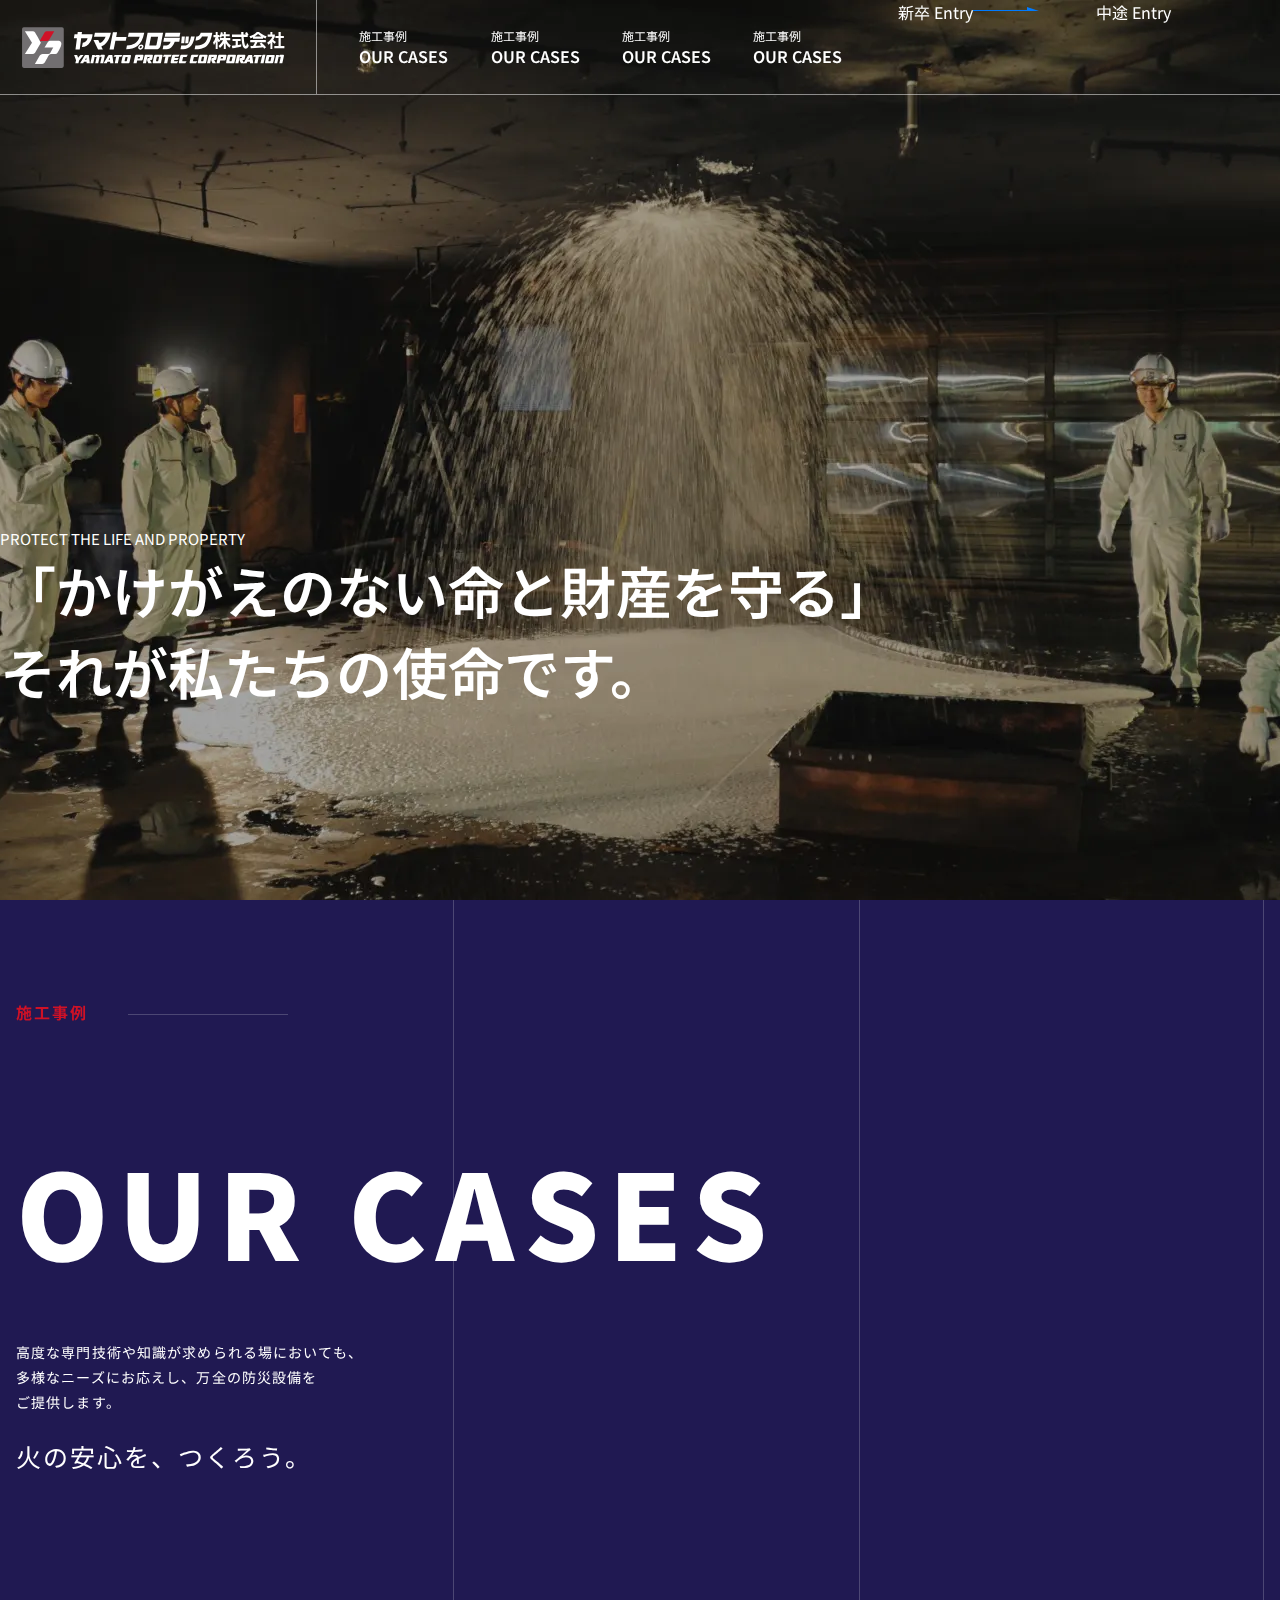
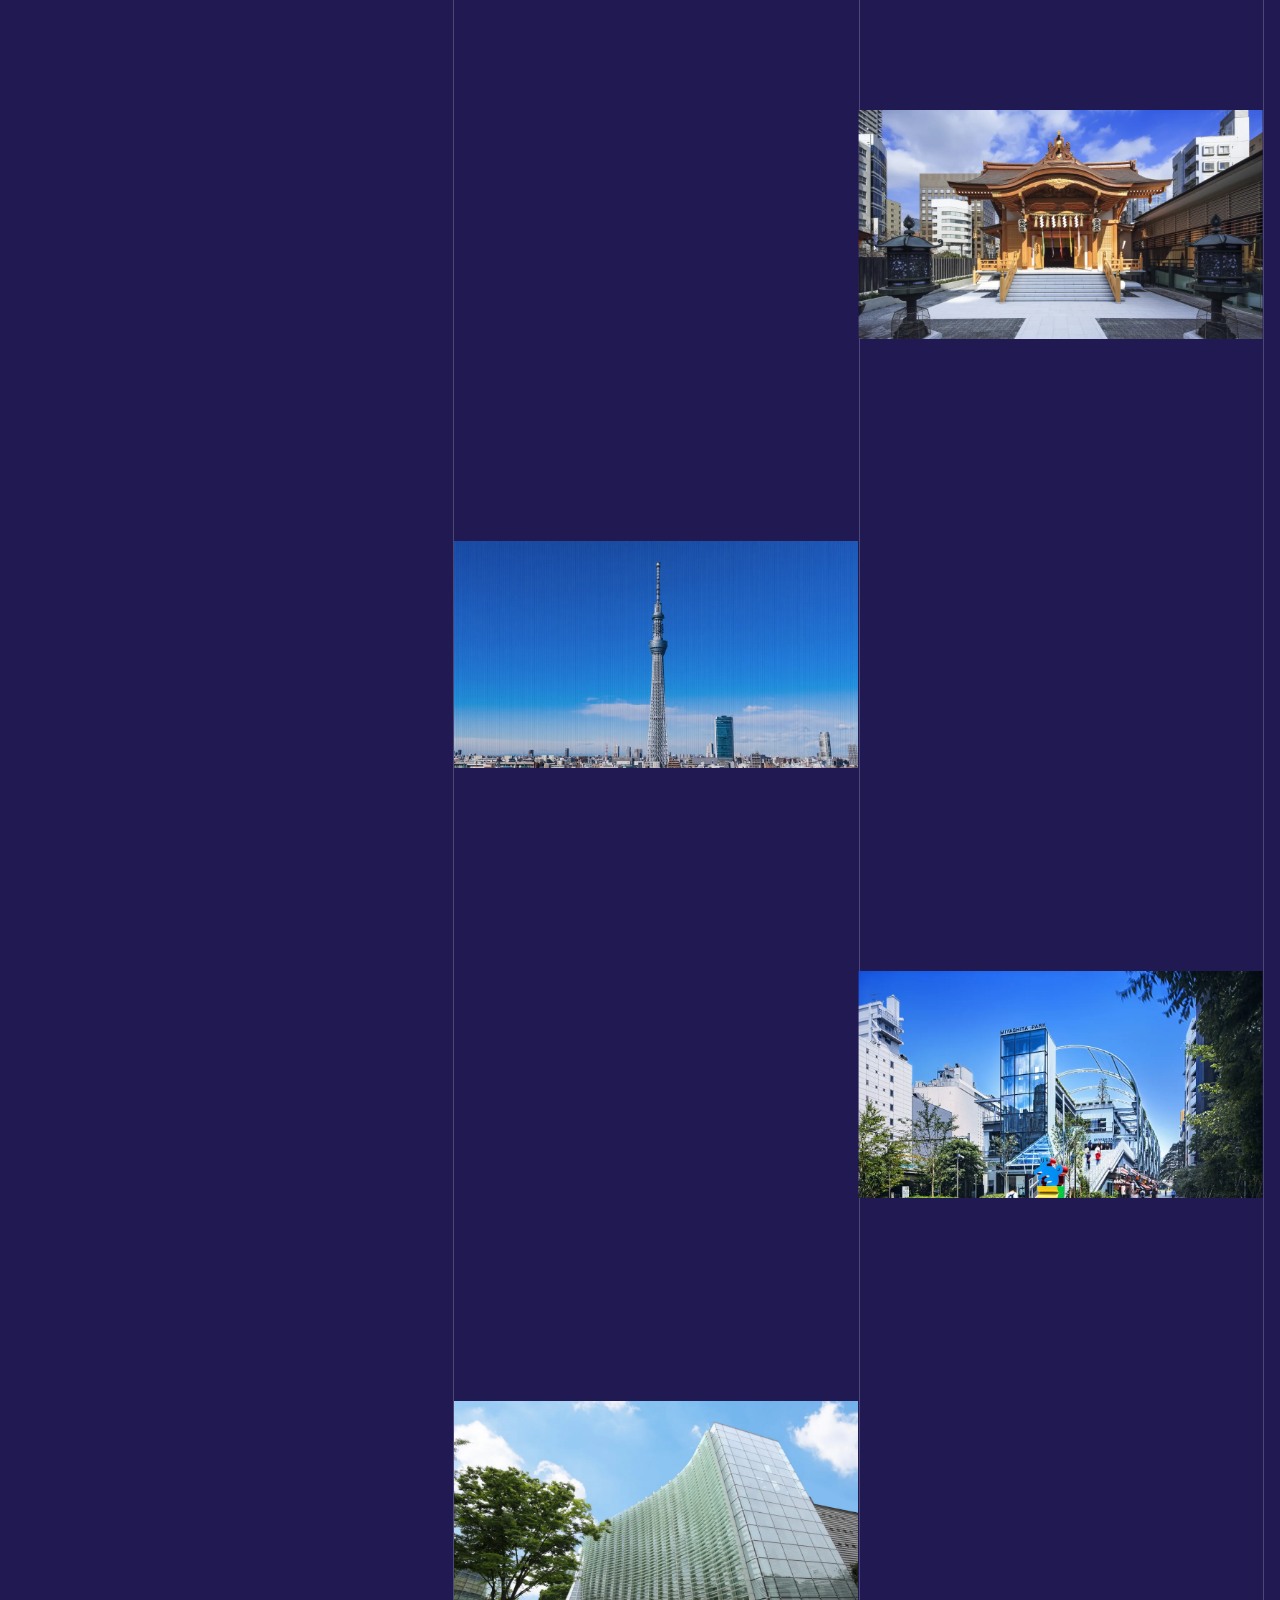
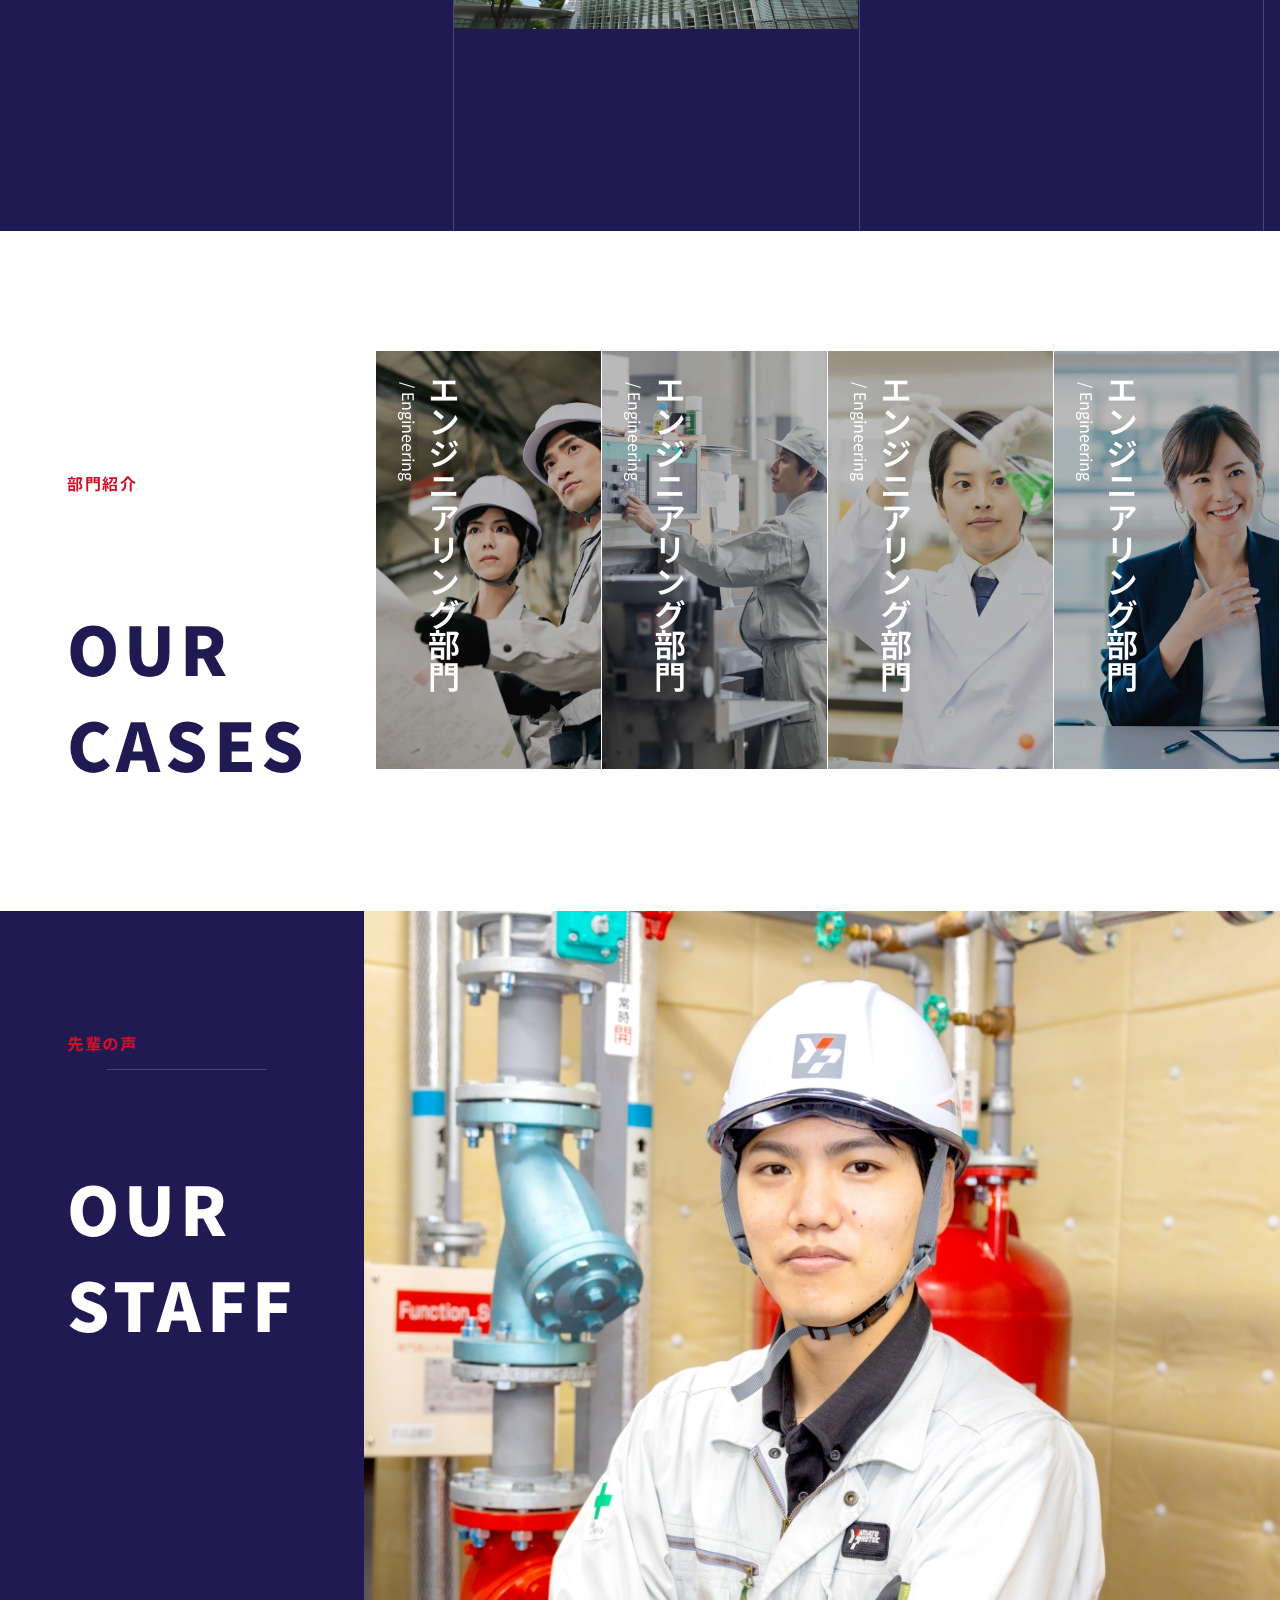
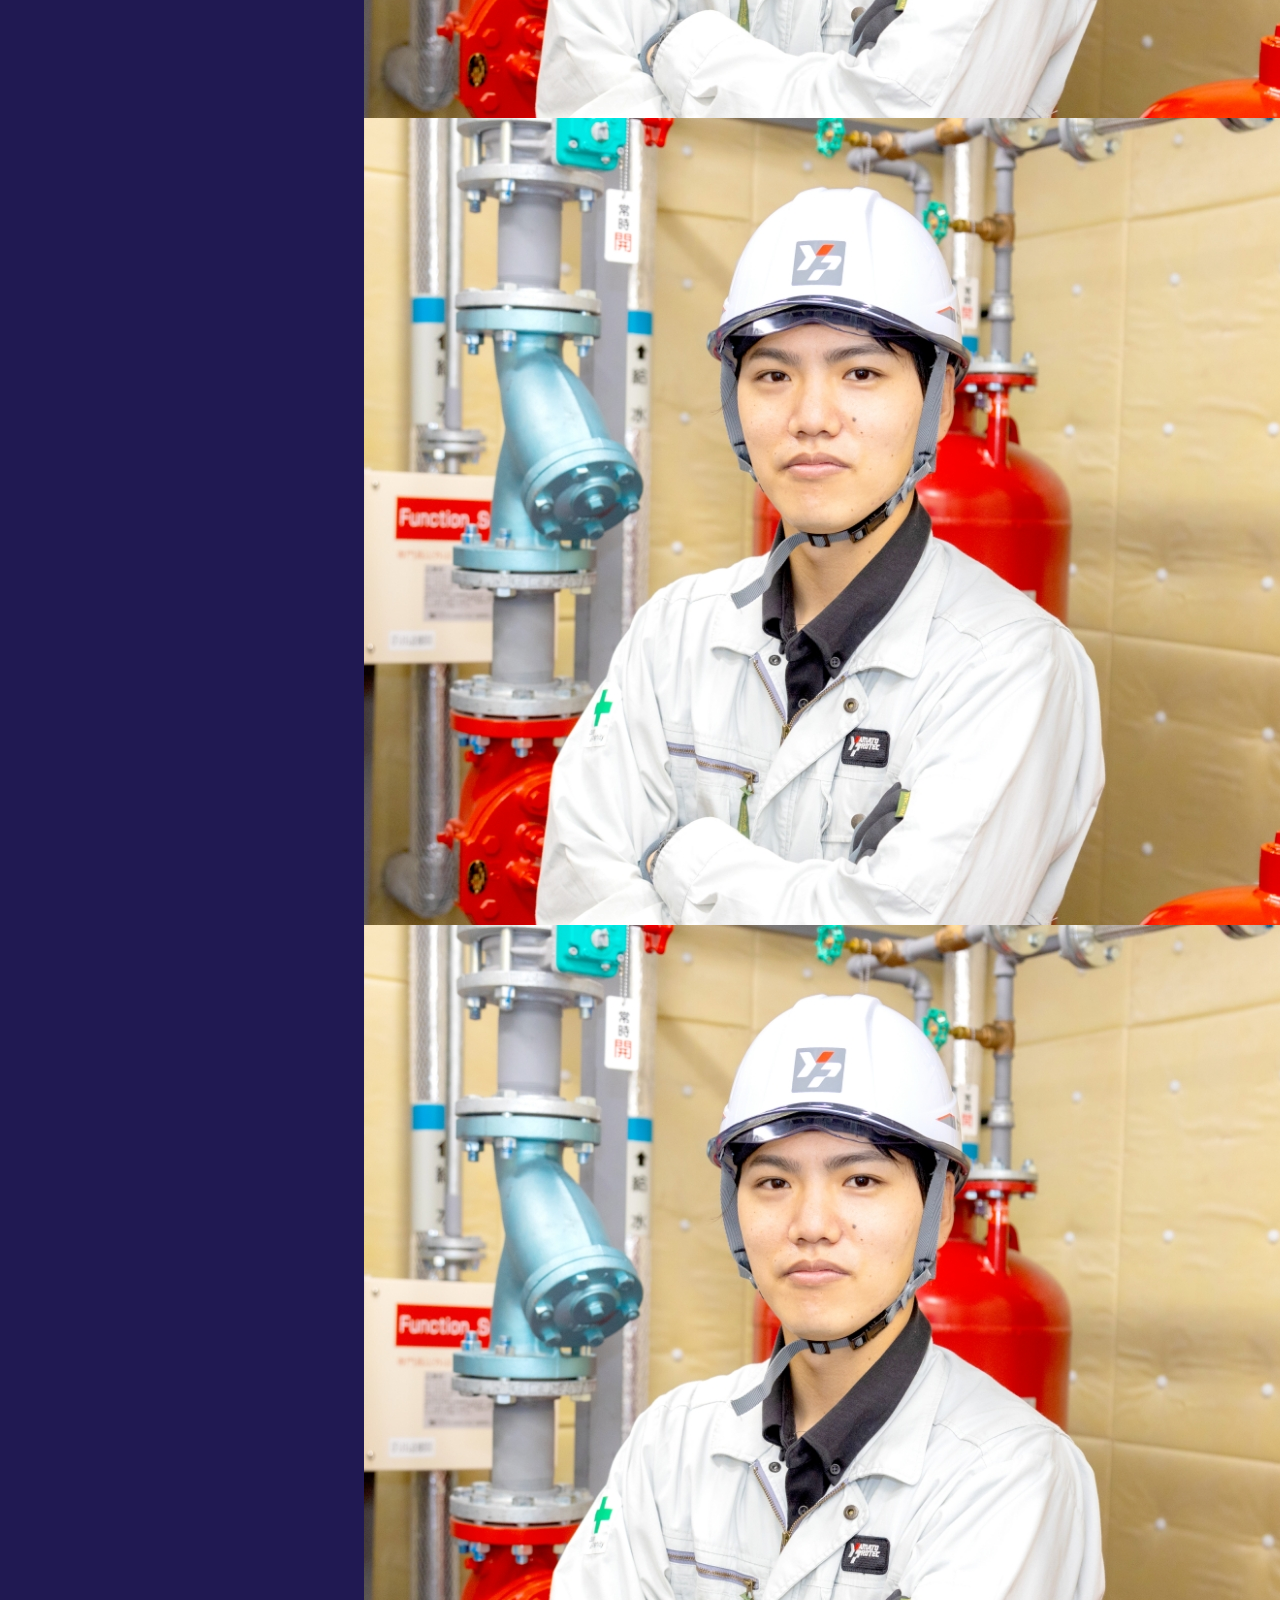
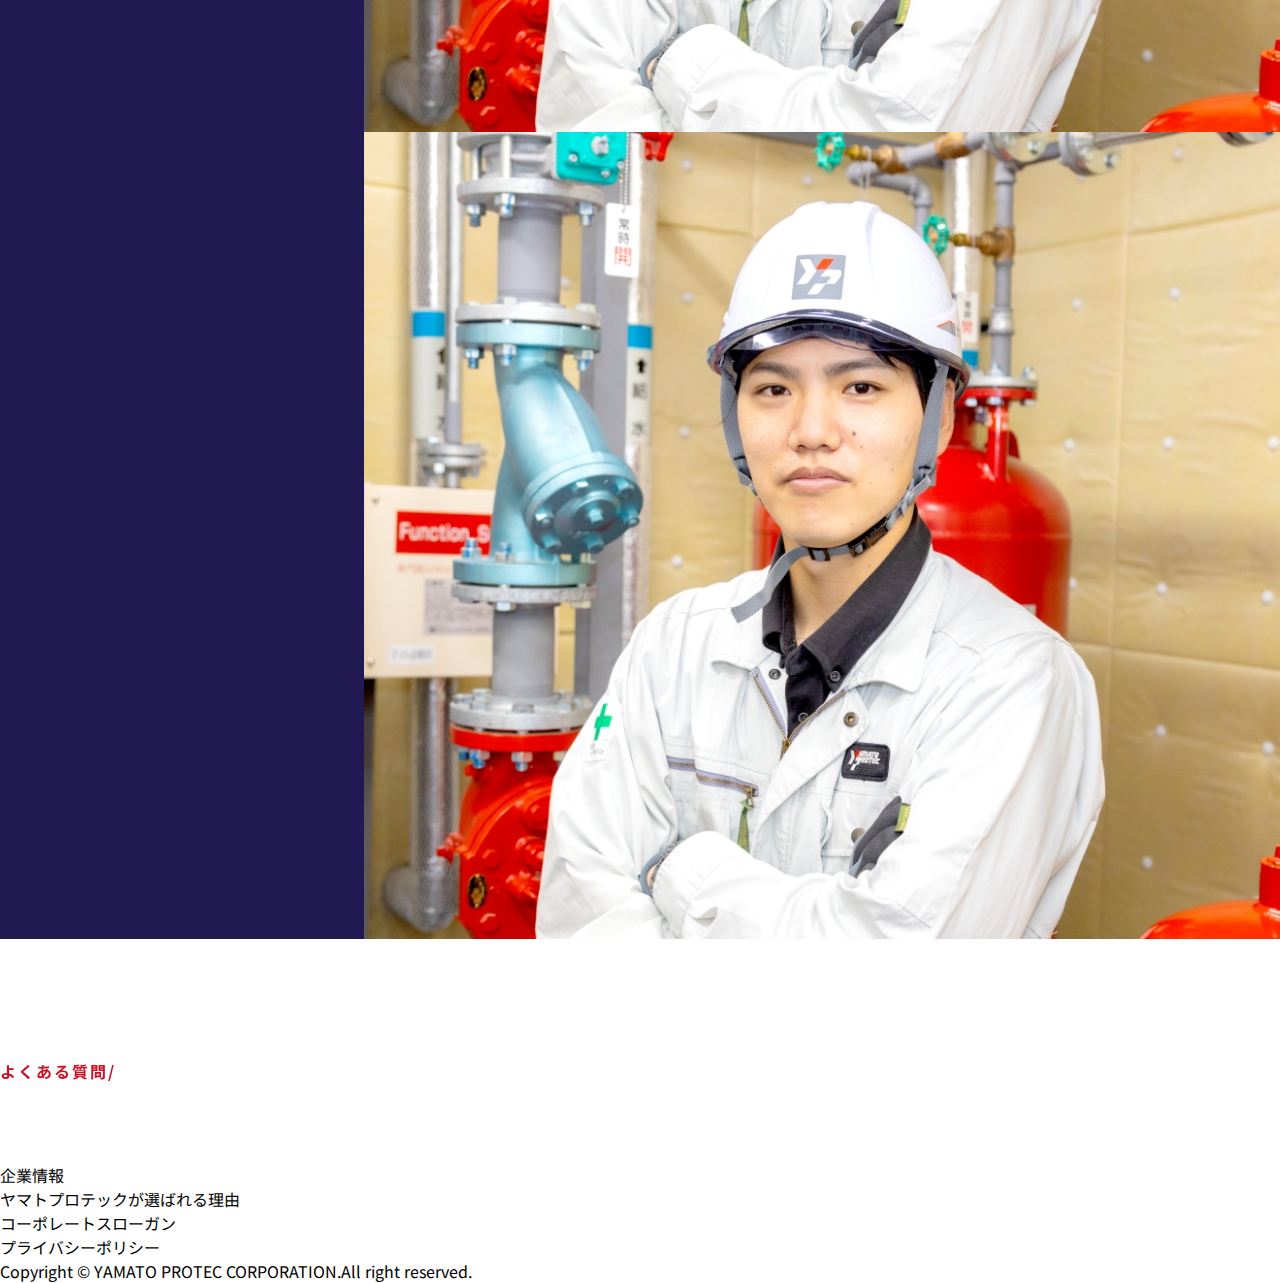
<file: index.html>
<!DOCTYPE html>
<html lang="ja">
<head>
    <meta charset="UTF-8">
    <meta name="viewport"
          content="width=device-width, user-scalable=no, initial-scale=1.0, maximum-scale=1.0, minimum-scale=1.0">
    <meta http-equiv="X-UA-Compatible" content="ie=edge">
    <link rel="preconnect" href="https://fonts.googleapis.com">
    <link rel="preconnect" href="https://fonts.gstatic.com" crossorigin>
    <link href="https://fonts.googleapis.com/css2?family=Noto+Sans+JP:wght@100;300;400;500;700;900&display=swap" rel="stylesheet">
    <link rel="stylesheet" href="CSS/owl.carousel.min.css" />
    <link rel="stylesheet" href="CSS/owl.theme.default.min.css" />

    <link rel="stylesheet" href="CSS/reset.css">
    <link rel="stylesheet" href="CSS/index.css">
    <script src="https://code.jquery.com/jquery-3.6.1.min.js"></script>
    <script src="JS/owl.carousel.min.js"></script>
    <title>Yamatoprotec</title>
</head>
<body>

<header class="main-header">
    <h1 class="visually-hidden">ヤマトプロテック株式会社-採用情報</h1>
    <div class="header-container">
        <div class="header-container__logo">
            <img src="images/yamatoprotec.svg" alt="yamatoprotec.svg">
        </div>
        <nav class="header-container__menu">
            <h2 class="visually-hidden">ナビゲーション</h2>
            <ul class="menu">
                <li class="menu__item">
                    <a href="#our-cases" class="item__link">
                        <span class="link__sub-title">施工事例</span>
                        <b>
                             <span class="link__convert" data-text="OUR CASES">
                                OUR CASES
                            </span>
                        </b>
                    </a>
                </li>
                <li class="menu__item">
                    <a href="#our-jpbs" class="item__link">
                        <span class="link__sub-title">施工事例</span>
                        <b>
                             <span class="link__convert" data-text="OUR CASES">
                                OUR CASES
                            </span>
                        </b>
                    </a>
                </li>
                <li class="menu__item">
                    <a href="#our-staff" class="item__link">
                        <span class="link__sub-title">施工事例</span>
                        <b>
                             <span class="link__convert" data-text="OUR CASES">
                                OUR CASES
                            </span>
                        </b>
                    </a>
                </li>
                <li class="menu__item">
                    <a href="#our-faq" class="item__link">
                        <span class="link__sub-title">施工事例</span>
                        <b>
                             <span class="link__convert" data-text="OUR CASES">
                                OUR CASES
                            </span>
                        </b>
                    </a>
                </li>
            </ul>
        </nav>
        <div class="header-container__actions">
            <a class="actions__button-link button" href="">
                <div class="button-link">
                    新卒 Entry
                    <div class="arrow"></div>
                </div>
            </a>
            <a class="actions__button-link button" href="">
                <div>
                    中途 Entry
                </div>
            </a>
        </div>
    </div>
</header>
<!--KEY VISION-->
<div class="main-kv">
    <div class="main-kv__carousel carousel">
        <a class="carousel__item active" href="#">
            <img class="carousel__img" src="images/kv_01_pc.jpg.webp" alt="kv_01_pc.jpg">
        </a>
    </div>
    <div class="main-kv__content content">
        <h2 class="content__title">
            <span class="content__row">「かけがえのない命と財産を守る」</span>
            <span class="content__row">それが私たちの使命です。</span>
        </h2>
        <p class="content__slogan">
            <span>PROTECT</span> THE LIFE AND PROPERTY
        </p>
    </div>
</div>
<main>
    <section id="our-cases" class="main-section section-cases">
        <div class="container cases-container">
            <div class="cases-container__content">
                <h2 class="section-title">施工事例</h2>
                <p class="scatter-text">OUR CASES</p>
                <p class="content__text describe">
                    <span class="text-line">
                        高度な専門技術や知識が求められる場においても、
                    </span>
                    <span class="text-line">
                        多様なニーズにお応えし、万全の防災設備を
                    </span>
                    <span class="text-line">
                        ご提供します。
                    </span>
                </p>
                <p class="content__text highlight">
                    火の安心を、つくろう。
                </p>
            </div>
            <div class="cases-container__list">
                <ul class="list">
                    <li class="list__item">
                        <p></p>
                        <img src="images/asset 5.jpeg" alt="asset 5.jpeg"/>
                    </li>
                    <li class="list__item">
                        <p></p>
                        <img src="images/asset 6.jpeg" alt="asset 6.jpeg"/>
                    </li>
                    <li class="list__item">
                        <p></p>
                        <img src="images/asset 7.jpeg" alt="asset 7.jpeg"/>
                    </li>
                    <li class="list__item">
                        <p></p>
                        <img src="images/asset 8.jpeg" alt="asset 8.jpeg"/>
                    </li>
                </ul>
            </div>
        </div>
    </section>
    <!--section-jobs-->
    <section id="our-jobs" class="main-section section-jobs">
        <div class="container jobs-container">
            <div class="jobs-container__content">
                <h2 class="section-title">部門紹介</h2>
                <p class="scatter-text">OUR <br> CASES</p>
            </div>
            <div class="jobs-container__intro">
                <ul class="intro-list">
                    <li class="list__box box">
                        <img src="/images/job_01_pc.jpg.webp" alt="job_01_pc.jpg.webp"/>
                        <div class="box__"></div>
                        <div class="box__content">
                            <h3 class="content__title">
                                <small>/ Engineering</small>
                                <span>エンジニアリング部門</span>
                            </h3>
                        </div>
                    </li>
                    <li class="list__box box">
                        <img src="/images/job_02_pc.jpg.webp" alt="job_02_pc.jpg.webp"/>
                        <div class="box__content">
                            <h3 class="content__title">
                                <small>/ Engineering</small>
                                <span>エンジニアリング部門</span>
                            </h3>
                        </div>
                    </li>
                    <li class="list__box box">
                        <img src="/images/job_03_pc.jpg.webp" alt="job_03_pc.jpg.webp"/>
                        <div class="box__content">
                            <h3 class="content__title">
                                <small>/ Engineering</small>
                                <span>エンジニアリング部門</span>
                            </h3>
                        </div>
                    </li>
                    <li class="list__box box">
                        <img src="/images/job_04_pc.jpg.webp" alt="job_04_pc.jpg.webp"/>
                        <div class="box__content">
                            <h3 class="content__title">
                                <small>/ Engineering</small>
                                <span>エンジニアリング部門</span>
                            </h3>
                        </div>
                    </li>

                </ul>
            </div>
        </div>
    </section>
    <section id="our-staff" class="main-section section-staff">
        <div class="container staff-container">
            <div class="staff-container__content">
                <h2 class="section-title">先輩の声</h2>
                <p class="scatter-text">OUR <br> STAFF</p>
            </div>
            <div class="staff-container__intro">
                <ul class="carousel ">
                    <li>
                        <img src="images/asset 13.jpeg" alt="">
                    </li>
                    <li>
                        <img src="images/asset 13.jpeg" alt="">
                    </li>
                    <li>
                        <img src="images/asset 13.jpeg" alt="">
                    </li>
                    <li>
                        <img src="images/asset 13.jpeg" alt="">
                    </li>
                </ul>
            </div>

        </div>
    </section>
    <section id="our-faq" class="main-section section-faq">
        <div class="container">
            <h2 class="section-title">よくある質問/</h2>
            <ul>
                <li>

                </li>
                <li>
                </li>
                <li>

                </li>
                <li>

                </li>
            </ul>
        </div>
    </section>
</main>
<div class="main-marquee">
</div>
<footer class="main-footer">
    <div>
        <span>企業情報</span>
        <ul>
            <li>
                <a href="">ヤマトプロテックが選ばれる理由</a>
            </li>
            <li>
                <a href="">コーポレートスローガン</a>
            </li>
        </ul>
    </div>
    <div class="">
        <ul>
            <li>プライバシーポリシー</li>
        </ul>
        <span>Copyright © YAMATO PROTEC CORPORATION.All right reserved.</span>
    </div>
</footer>

</body>
<script src="JS/index.js"></script>
</html>
</file>
<file: CSS/index.css>
:root {
    --main-header-height: 94px;
}

body {
    font-family: "Noto Sans JP", "ヒラギノ角ゴ Pro W3", "Hiragino Kaku Gothic Pro", "メイリオ", Meiryo, Osaka, "ＭＳ Ｐゴシック", "MS PGothic", sans-serif, Verdana, "Droid Sans";
}

.text-line {
    display: block;
}

/*
css&html map

header.main-header
    div.header-container
        div.header-container__logo
        nav.header-container__menu
            ul.menu
                li.menu__item
                li.menu__item
                    a.item__link
                        span.link__sub-title
                        span.link__convert

        div.header-container__actions
            button.actions__button
                span.
            button.actions__button
div.main-kv
    div.main-kv__carousel
        img.carousel__pic
    div.main-kv__content
        h2.content__title
        p.content__slogan
main
    section.main-section section-cases
    section.main-section section-cases
    section.main-section section-cases
    section.main-section section-cases
    section.main-section section-cases


*/


.visually-hidden {
    position: absolute;
    white-space: nowrap;
    width: 1px;
    height: 1px;
    overflow: hidden;
    border: 0;
    padding: 0;
    clip: rect(0 0 0 0);
    clip-path: inset(50%);
    margin: -1px;
}

.main-header {
    position: sticky;
    z-index: 1;
    top: 0;
    left: 0;
    height: var(--main-header-height);
    color: #FFFFFF;
    border-bottom: 1px solid rgba(255, 255, 255, 0.5);
}

.header-container {
    display: flex;
    height: 100%;
}

.header-container__logo {
    display: flex;
    align-items: center;
    width: 280px;
    flex-shrink: 0;
    border-right: 1px solid rgba(255, 255, 255, 0.5);
    padding: 0 clamp(16px, 1.77vw, 34px) 0 clamp(10px, 1.04vw, 20px);
}

.header-container__menu {
    flex-grow: 1;
    display: flex;
    align-items: center;
    justify-content: space-evenly;
}

.header-container__actions {
    flex-shrink: 0;
    display: flex;
    align-items: center;
}

.actions__button-link {
    width: 171px;
    height: 100%;
    overflow: hidden;
    padding: 0 clamp(4px, 1.0416666667vw, 26px);
}

.button-link {
    display: flex;
}

.arrow {
    position: relative;
    width: 54px;
    height: 10px;
    border-bottom: #007bff 1px solid;
}

.arrow:after {
    content: "";
    position: absolute;
    width: 0;
    height: 0;
    left: 100%;
    bottom: -1px;
    border-style: solid;
    border-width: 4px 0 0 12px;
    border-color: transparent transparent transparent #007bff;

}


.main-kv {
    position: relative;
    color: #FFFFFF;
    margin-top: calc(-1 * (var(--main-header-height) + 1px))
}

.main-kv__carousel {

}

.main-kv__carousel .carousel__item {

}

.main-kv__carousel .carousel__img {
    width: 100%;
    height: 100vh;
    min-height: 900px;
    object-fit: cover;
}

.main-kv__content {
    position: absolute;
    display: flex;
    bottom: 21vh;
    flex-direction: column;
}

.main-kv__content .content__title {
    font-weight: 600;
    font-size: 56px;
}

.main-kv__content .content__slogan {
    order: -1;
    font-size: 15px;
}

.main-section {

}


/*nav-menu*/
.header-container__menu .menu {
    display: flex;
    width: 100%;
    height: 100%;
    justify-content: space-evenly;
    align-items: center;
}

.menu__item {
    cursor: pointer;
    height: 100%;
    display: flex;
}

.item__link {
    margin: auto;
}

.link__sub-title {
    transition: ease .3s;
    display: block;
    font-size: 12px;
}

.item__link b {
    display: block;
    overflow: hidden;
}

.link__convert {
    display: block;
    transition: ease .3s;
    position: relative;
    font-weight: 600;
}

.link__convert:after {
    content: attr(data-text);
    position: absolute;
    top: 100%;
    display: block;
}

.menu__item:hover .link__convert {
    transform: translateY(-100%);
}

.menu__item:hover .link__sub-title {
    color: crimson;
}


/*content*/
.content .content__title span {
    display: block;
}

.content .content__text {
}

/*section*/

/*section common*/
.main-section .scatter-text {
    font-weight: 900;
    white-space: nowrap;
    letter-spacing: 0.08em;
    color: #fff;
}

.main-section {
    position: relative;
}

.main-section .container {
    display: flex;
}

.main-section .section-title {
    letter-spacing: 0.12em;
    line-height: 1.5;
    color: #cf1126;

    padding: 120px 0 80px 0;
}

.section-title::after {
    content: "";
    display: inline-block;
    vertical-align: middle;
    width: 160px;
    height: 1px;
    margin-left: 40px;
    background: rgba(255, 255, 255, 0.2);
}

/*cases*/
.section-cases {
    background: #201952;
}

.section-cases .cases-container {
    padding: 0 16px;
    color: #FFF;
}

.section-cases .cases-container__content {
    top: 0;
    position: sticky;
    height: 100vh;
    width: 35%;
}

/*todo*/
.section-cases .section-title {
    padding-top: 100px;
    padding-bottom: 100px;
}

/*todo*/
.cases-container__content .scatter-text {
    font-size: 118px;
    margin-bottom: 45px;
}

.cases-container__content .content__text {
    letter-spacing: 0.08em;
    font-weight: normal;
    line-height: 1.8;
    color: #fff;
}

.cases-container__content .content__text.describe {
    font-size: 14px;
    margin-bottom: 18px;
}

.cases-container__content .content__text.highlight {
    font-size: 25px;
}

.section-cases .cases-container__list {
    position: relative;
    padding-top: 90vh;
    border-left: .5px solid rgba(255, 255, 255, 0.2);
    border-right: .5px solid rgba(255, 255, 255, 0.2);
}

.section-cases .cases-container__list:before {
    content: "";
    width: 1px;
    position: absolute;
    border-right: .5px solid rgba(255, 255, 255, 0.2);
    height: 100%;
    left: 50%;
    top: 0;
}

.cases-container__list .list {
    position: relative;
}

.cases-container__list .list__item {
    width: 50%;
    aspect-ratio: 430/242;
}

.cases-container__list .list__item:nth-child(odd) {
    transform: translateX(100%);
}

.cases-container__list .list__item img {
    width: 100%;
    object-fit: cover;
    padding-bottom: calc(100% / 2);
}

/*section-jobs*/
.section-jobs {
    padding: 120px 0;
}

.section-jobs .section-title {
    padding: 120px 0 80px 0;
}

.jobs-container .jobs-container__content {
    padding: 0 clamp(16px, 5.2083333333vw, 100px);
}

.jobs-container__content .scatter-text {
    font-size: clamp(60px, 5.2083333333vw, 100px);
    color: #201952;
}

.jobs-container .intro-list {
    display: flex;
}

.intro-list .list__box {
    position: relative;
    color: #FFFFFF;
    border-right: 1px solid #FFFFFF;
    overflow: hidden;
}

.intro-list .list__box::before {
    content: "";
    position: absolute;
    top: 0;
    left: 0;
    width: 150%;
    height: 100%;
    background-color: #201952;
    opacity: 1;
    transform: translateX(-100%);
    clip-path: polygon(0% 0%, 100% 0%, 66.66666% 100%, 0% 100%);
    transition: transform .4s;
}

.intro-list .list__box:hover::before {
    transform: translateX(0%);
}

.intro-list .list__box img {
    width: 100%;
    height: auto;
    object-fit: cover;
}

.intro-list .list__box .box__content {
    position: absolute;
    top: 0;
    width: 100%;
    height: 100%;
    z-index: 1;
}

.intro-list .box__content .content__title {
    position: absolute;
    writing-mode: vertical-lr;
    top: clamp(8px, 2.3958333333vw, 46px);
    left: clamp(8px, 1.6666666667vw, 32px);
}

.intro-list .box__content .content__title span {
    font-weight: 600;
    display: block;
    font-size: 2rem;
    margin-top: -0.6rem;
}

.intro-list .box__content .content__title small {
    font-weight: 400;
    font-size: 16px;
}

/*section-staff*/
.section-staff{

}

.section-staff .scatter-text {
    font-size: clamp(60px, 5.2083333333vw, 100px);
}

.section-staff .staff-container__content {
    padding: 0 clamp(16px, 5.2083333333vw, 100px);
    background-color: #201952;
}
</file>
